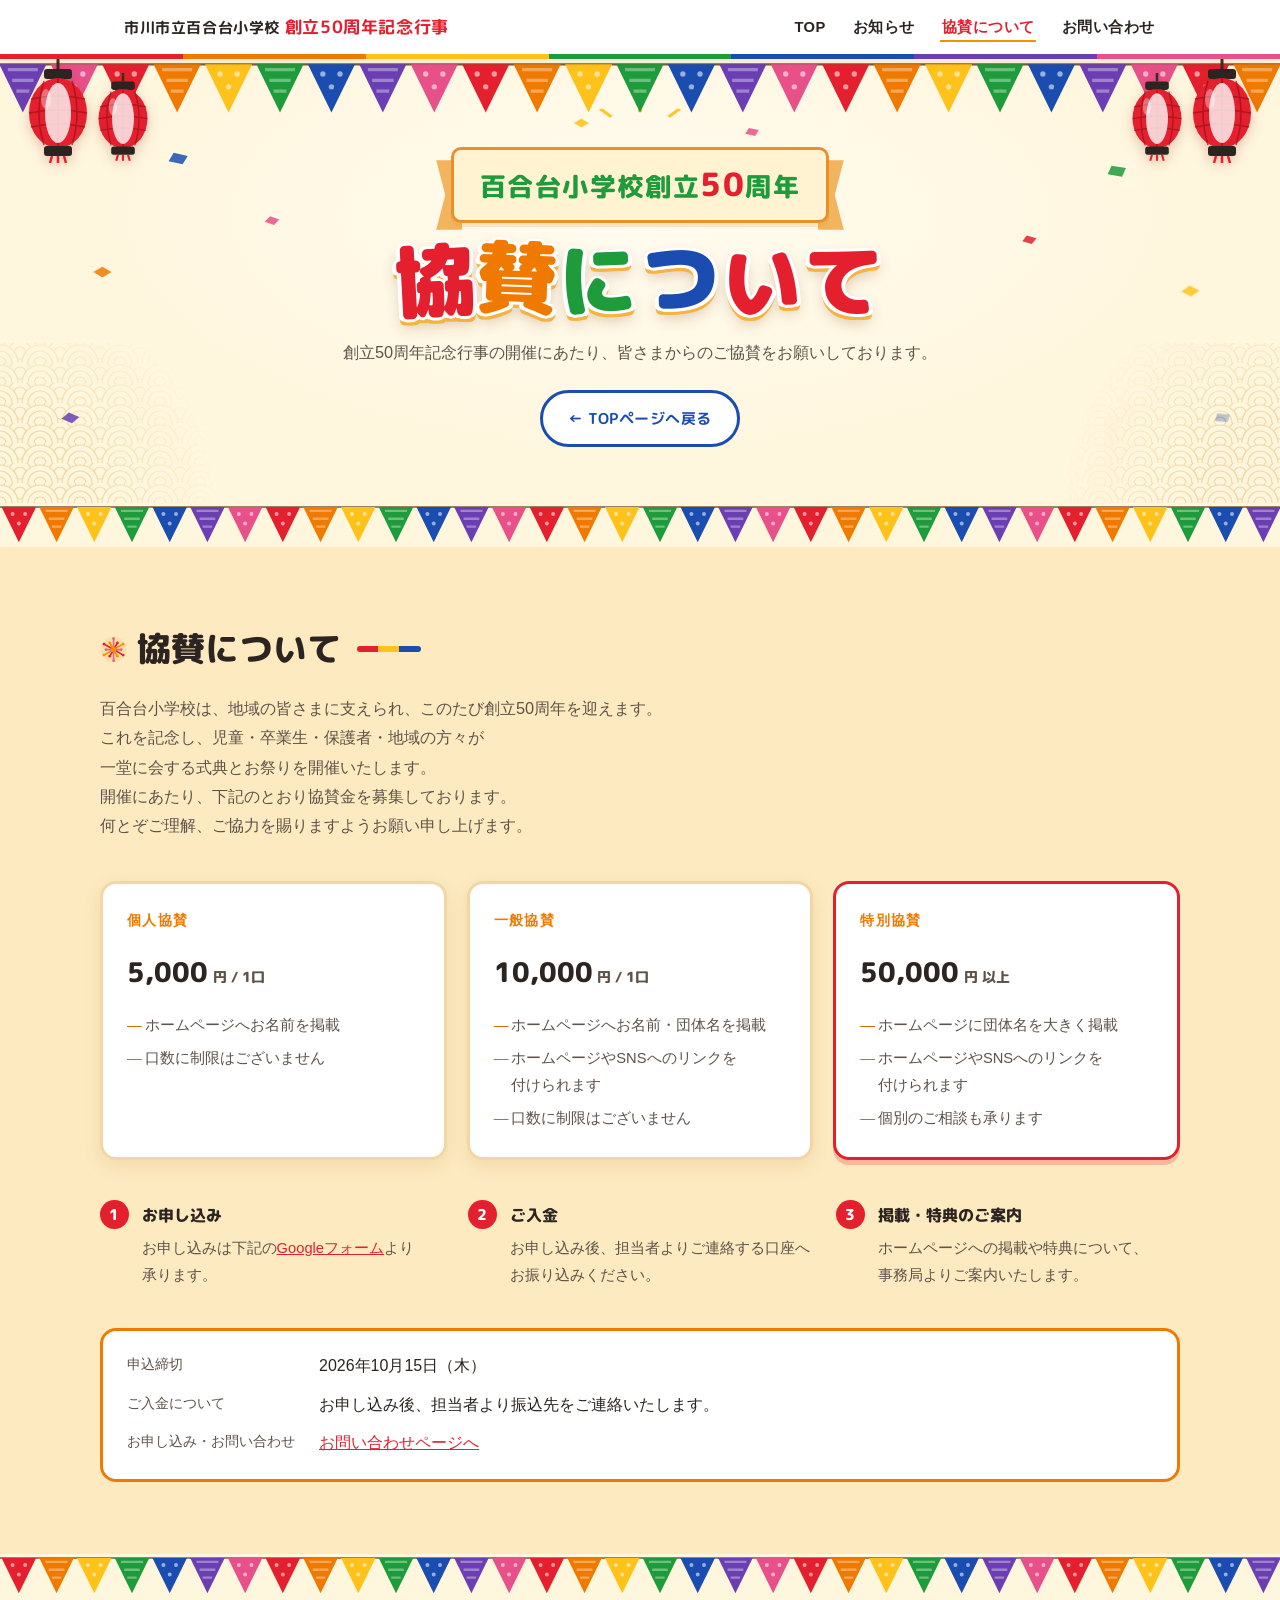
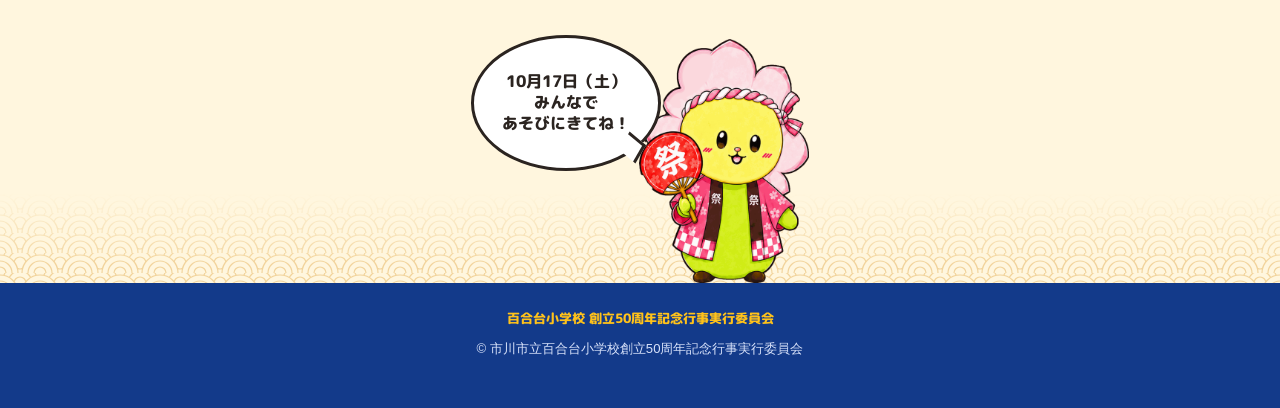
<file: sponsorship.html>
<!DOCTYPE html>
<html lang="ja">
<head>
<meta charset="UTF-8">
<meta name="viewport" content="width=device-width, initial-scale=1.0">
<title>協賛について｜百合台小学校 創立50周年記念式典・お祭り</title>
<meta name="description" content="百合台小学校 創立50周年記念式典・百合台祭りの協賛募集ページ。個人協賛・一般協賛・特別協賛のご案内、お申し込み方法(Googleフォーム)をご紹介しています。">
<link rel="canonical" href="https://yuridai50th.hyappo.co.jp/sponsorship.html">
<link rel="icon" href="data:image/svg+xml,%3Csvg xmlns=%27http://www.w3.org/2000/svg%27 viewBox=%270 0 100 100%27%3E%3Ctext y=%27.9em%27 font-size=%2790%27%3E%F0%9F%8F%AE%3C/text%3E%3C/svg%3E">
<meta property="og:type" content="website">
<meta property="og:title" content="協賛について｜百合台小学校 創立50周年記念式典・お祭り">
<meta property="og:description" content="百合台小学校 創立50周年記念式典・百合台祭りの協賛募集ページ。個人協賛・一般協賛・特別協賛のご案内、お申し込み方法(Googleフォーム)をご紹介しています。">
<meta property="og:url" content="https://yuridai50th.hyappo.co.jp/sponsorship.html">
<meta property="og:locale" content="ja_JP">
<meta property="og:site_name" content="百合台小学校 創立50周年記念式典・百合台祭り">
<meta name="twitter:card" content="summary">
<meta name="twitter:title" content="協賛について｜百合台小学校 創立50周年記念式典・お祭り">
<meta name="twitter:description" content="百合台小学校 創立50周年記念式典・百合台祭りの協賛募集ページ。個人協賛・一般協賛・特別協賛のご案内、お申し込み方法(Googleフォーム)をご紹介しています。">
<script type="application/ld+json">
{
  "@context": "https://schema.org",
  "@type": "WebPage",
  "name": "協賛について｜百合台小学校 創立50周年記念式典・お祭り",
  "description": "百合台小学校 創立50周年記念式典・百合台祭りの協賛募集ページ。",
  "isPartOf": {
    "@type": "WebSite",
    "name": "百合台小学校 創立50周年記念式典・百合台祭り",
    "url": "https://yuridai50th.hyappo.co.jp/"
  }
}
</script>
<style>
  :root {
    --bg: #F5EFDF;
    --bg-alt: #EBE0C6;
    --card: #FFFDF6;
    --ink: #24313F;
    --ink-soft: #5B6570;
    --gold: #AD8016;
    --gold-bright: #C99A1E;
    --vermillion: #B23A24;
    --indigo: #1F3350;
    --indigo-deep: #16273D;
    --line: rgba(31, 51, 80, 0.16);
    --shadow: 0 12px 30px rgba(31, 51, 80, 0.10);
  }



  * { box-sizing: border-box; }

  html { scroll-behavior: smooth; }
  @media (prefers-reduced-motion: reduce) {
    html { scroll-behavior: auto; }
    * { animation-duration: 0.01ms !important; transition-duration: 0.01ms !important; }
  }

  body {
    margin: 0;
    background: var(--bg);
    color: var(--ink);
    font-family: "Yu Gothic Medium", "Yu Gothic", "Hiragino Kaku Gothic ProN", "Meiryo", sans-serif;
    line-height: 1.8;
    -webkit-font-smoothing: antialiased;
  }

  h1, h2, h3, .display {
    font-family: "Yu Mincho", "YuMincho", "Hiragino Mincho ProN", "HG Mincho E", serif;
    text-wrap: balance;
    color: var(--ink);
    margin: 0;
  }

  a { color: inherit; }

  .tabular { font-variant-numeric: tabular-nums; }

  /* ---------- Nav ---------- */
  .navbar {
    position: sticky;
    top: 0;
    z-index: 50;
    background: var(--indigo);
    border-bottom: 3px solid var(--gold-bright);
  }
  .navbar-inner {
    max-width: 1080px;
    margin: 0 auto;
    padding: 0.75rem 1.5rem;
    display: flex;
    align-items: center;
    justify-content: space-between;
    gap: 1rem;
    flex-wrap: wrap;
  }
  .brand {
    color: #F1E9D6;
    font-family: "Yu Mincho", "YuMincho", "Hiragino Mincho ProN", serif;
    font-size: 0.95rem;
    letter-spacing: 0.04em;
  }
  .brand strong { color: var(--gold-bright); font-size: 1.05rem; }
  .navlinks {
    display: flex;
    gap: 1.5rem;
    list-style: none;
    margin: 0 0 0 auto;
    padding: 0;
    flex-wrap: wrap;
    justify-content: flex-end;
  }
  .navlinks a {
    text-decoration: none;
    color: #E4DCC8;
    font-size: 0.92rem;
    letter-spacing: 0.03em;
    padding: 0.3rem 0.1rem;
    border-bottom: 2px solid transparent;
    transition: border-color 0.2s, color 0.2s;
  }
  @media (max-width: 480px) {
    .navlinks { gap: 0.6rem; }
    .navlinks a { font-size: 0.72rem; letter-spacing: 0.01em; padding: 0.25rem 0; }
    .navlinks .current { font-size: 0.72rem; letter-spacing: 0.01em; padding: 0.25rem 0; }
  }
  .navlinks a:hover, .navlinks a:focus-visible {
    color: var(--gold-bright);
    border-color: var(--gold-bright);
    outline: none;
  }

  /* ---------- Ceremonial band (紅白幕 nod) ---------- */
  .kohaku-band {
    height: 14px;
    background: repeating-linear-gradient(
      90deg,
      var(--vermillion) 0, var(--vermillion) 34px,
      #FFFFFF 34px, #FFFFFF 68px
    );
  }

  /* ---------- Bunting divider (祭り旗ガーランド) ---------- */
  .bunting {
    height: 30px;
    background:
      repeating-linear-gradient(115deg, var(--gold-bright) 0 18px, transparent 18px 36px),
      repeating-linear-gradient(65deg, var(--vermillion) 0 18px, transparent 18px 36px);
    background-position: 0 0, 18px 0;
    background-size: 36px 30px, 36px 30px;
    background-repeat: repeat-x;
    mask-image: linear-gradient(180deg, black 60%, transparent 100%);
    opacity: 0.85;
  }

  section { padding: 4.5rem 1.5rem; }
  .section-inner { max-width: 1080px; margin: 0 auto; }

  .eyebrow {
    display: inline-block;
    font-size: 0.8rem;
    letter-spacing: 0.18em;
    color: var(--gold);
    border: 1px solid var(--line);
    padding: 0.25rem 0.75rem;
    border-radius: 999px;
    margin-bottom: 1rem;
  }

  /* ---------- Hero ---------- */
  .hero {
    background: linear-gradient(180deg, var(--indigo) 0%, var(--indigo-deep) 100%);
    color: #F1E9D6;
    padding: 9rem 1.5rem 0;
    position: relative;
    overflow: hidden;
  }
  .hero-bg {
    position: absolute;
    inset: 0;
    z-index: 0;
  }
  .hero-bg svg {
    width: 100%;
    height: 100%;
    display: block;
  }
  .hero-overlay {
    position: absolute;
    inset: 0;
    z-index: 1;
    background: linear-gradient(180deg,
      rgba(14, 25, 38, 0.20) 0%,
      rgba(14, 25, 38, 0.58) 55%,
      rgba(14, 25, 38, 0.94) 100%);
  }
  .hero-inner {
    position: relative;
    z-index: 2;
    max-width: 1080px;
    margin: 0 auto;
    padding-bottom: 6rem;
  }
  .hero .eyebrow { color: var(--gold-bright); border-color: rgba(224,184,75,0.4); }
  .hero h1 {
    font-size: clamp(2.1rem, 4.4vw, 3.4rem);
    line-height: 1.35;
    color: #FBF7EA;
  }
  .hero h1 em {
    font-style: normal;
    color: var(--gold-bright);
  }
  .hero p.lead {
    margin-top: 1.25rem;
    max-width: 46ch;
    color: #D7CDB4;
    font-size: 1.02rem;
  }

  .hero-actions { display: flex; gap: 1rem; margin-top: 2rem; flex-wrap: wrap; }
  .btn {
    display: inline-block;
    padding: 0.75rem 1.6rem;
    border-radius: 4px;
    border: none;
    text-decoration: none;
    font-size: 0.95rem;
    font-family: inherit;
    letter-spacing: 0.03em;
    cursor: pointer;
    transition: transform 0.15s, box-shadow 0.15s;
  }
  .btn:focus-visible { outline: 2px solid var(--gold-bright); outline-offset: 2px; }
  .btn-primary { background: var(--gold-bright); color: #FFFFFF; font-weight: 700; }
  .btn-primary:hover { transform: translateY(-2px); box-shadow: 0 8px 18px rgba(224,184,75,0.35); }
  .btn-ghost { border: 1px solid rgba(241,233,214,0.4); color: #F1E9D6; }
  .btn-ghost:hover { border-color: var(--gold-bright); color: var(--gold-bright); }

  /* ---------- Event info band ---------- */
  .event-info { padding: 2.75rem 1.5rem; }
  .event-info-inner {
    display: flex;
    justify-content: center;
    align-items: center;
    gap: 3rem;
    flex-wrap: wrap;
  }
  .event-info-item { text-align: center; position: relative; padding: 0 1rem; }
  .event-info-item + .event-info-item::before {
    content: "";
    position: absolute;
    left: -1.5rem;
    top: 10%;
    height: 80%;
    width: 1px;
    background: var(--line);
  }
  @media (max-width: 480px) { .event-info-item + .event-info-item::before { display: none; } }
  .event-info-item .label {
    display: block;
    font-size: 0.8rem;
    letter-spacing: 0.14em;
    color: var(--gold);
    margin-bottom: 0.4rem;
  }
  .event-info-item .value {
    font-family: "Yu Mincho", "YuMincho", "Hiragino Mincho ProN", serif;
    font-size: 1.35rem;
    color: var(--ink);
  }

  /* ---------- Generic section headings ---------- */
  h2.section-title {
    font-size: clamp(1.6rem, 3vw, 2.1rem);
    display: flex;
    align-items: center;
    gap: 0.6rem;
  }
  h2.section-title .title-icon { width: 1.7rem; height: 1.7rem; flex-shrink: 0; }
  .section-lead {
    color: var(--ink-soft);
    max-width: 62ch;
    margin-top: 0.9rem;
    font-size: 1.02rem;
    text-wrap: pretty;
  }
  .wrap-phrase span {
    display: inline-block;
  }

  /* ---------- Sponsorship ---------- */
  #sponsorship { background: var(--bg-alt); }
  .goal-banner {
    display: flex;
    align-items: baseline;
    gap: 1rem;
    flex-wrap: wrap;
    background: var(--card);
    border: 1px solid var(--line);
    border-left: 5px solid var(--vermillion);
    border-radius: 6px;
    padding: 1.5rem 1.8rem;
    margin-top: 2rem;
    box-shadow: var(--shadow);
  }
  .goal-banner .goal-label { font-size: 0.95rem; color: var(--ink-soft); }
  .goal-banner .goal-amount {
    font-family: "Yu Mincho", "YuMincho", serif;
    font-size: 2.4rem;
    color: var(--vermillion);
    font-weight: 700;
  }
  .goal-banner .goal-note { font-size: 0.88rem; color: var(--ink-soft); margin-left: auto; }

  .tier-grid {
    display: grid;
    grid-template-columns: repeat(auto-fit, minmax(260px, 1fr));
    gap: 1.25rem;
    margin-top: 2.5rem;
  }
  .tier-card {
    background: var(--card);
    border: 1px solid var(--line);
    border-radius: 8px;
    padding: 1.6rem 1.5rem;
    box-shadow: var(--shadow);
    display: flex;
    flex-direction: column;
    gap: 0.9rem;
  }
  .tier-card.featured { border-color: var(--gold-bright); box-shadow: 0 12px 30px rgba(184,137,43,0.18); }
  .tier-name { font-size: 0.85rem; letter-spacing: 0.1em; color: var(--gold); }
  .tier-price { font-family: "Yu Mincho", "YuMincho", serif; font-size: 1.7rem; color: var(--ink); }
  .tier-price .unit { font-size: 0.9rem; color: var(--ink-soft); margin-left: 0.3rem; }
  .tier-benefits { list-style: none; margin: 0; padding: 0; font-size: 0.92rem; color: var(--ink-soft); display: flex; flex-direction: column; gap: 0.45rem; }
  .tier-benefits li { padding-left: 1.1rem; position: relative; }
  .tier-benefits li::before { content: "―"; position: absolute; left: 0; color: var(--gold); }

  .flow-steps {
    display: grid;
    grid-template-columns: repeat(auto-fit, minmax(220px, 1fr));
    gap: 1.5rem;
    margin-top: 2.5rem;
    counter-reset: step;
  }
  .flow-step { position: relative; padding-left: 2.6rem; }
  .flow-step::before {
    counter-increment: step;
    content: counter(step);
    position: absolute;
    left: 0; top: 0;
    width: 1.8rem; height: 1.8rem;
    border-radius: 50%;
    background: var(--indigo);
    color: var(--gold-bright);
    font-family: "Yu Mincho", "YuMincho", serif;
    font-size: 0.95rem;
    display: flex; align-items: center; justify-content: center;
  }
  .flow-step h3 { font-size: 1.02rem; margin-bottom: 0.35rem; }
  .flow-step p { margin: 0; color: var(--ink-soft); font-size: 0.92rem; }

  .sponsor-grid {
    display: grid;
    grid-template-columns: repeat(4, 1fr);
    gap: 1.1rem;
    margin-top: 2rem;
  }
  @media (max-width: 860px) { .sponsor-grid { grid-template-columns: repeat(2, 1fr); } }
  @media (max-width: 480px) { .sponsor-grid { grid-template-columns: 1fr; } }
  .sponsor-banner {
    display: flex;
    align-items: center;
    justify-content: center;
    height: 140px;
    padding: 0.33rem 1.2rem;
    background: var(--card);
    border: 1px solid var(--line);
    border-radius: 8px;
    overflow: hidden;
    text-decoration: none;
    box-shadow: var(--shadow);
    transition: transform 0.15s, box-shadow 0.15s, border-color 0.15s;
  }
  .sponsor-banner:hover, .sponsor-banner:focus-visible {
    transform: translateY(-2px);
    box-shadow: 0 14px 26px rgba(184, 137, 43, 0.2);
    border-color: var(--gold-bright);
    outline: none;
  }
  .sponsor-banner img {
    max-width: 100%;
    max-height: 100%;
    width: auto;
    height: auto;
    object-fit: contain;
    display: block;
  }
  .sponsor-banner--text {
    flex-direction: column;
    gap: 0.35rem;
    padding: 1.2rem 1.4rem;
    text-align: center;
  }
  .sponsor-name {
    font-family: "Yu Mincho", "YuMincho", "Hiragino Mincho ProN", serif;
    font-size: 1.05rem;
    color: var(--ink);
  }
  .sponsor-desc { font-size: 0.85rem; color: var(--ink-soft); }

  .notice-box {
    margin-top: 2.5rem;
    border: 1px dashed var(--line);
    border-radius: 8px;
    padding: 1.3rem 1.5rem;
    background: var(--card);
  }
  .notice-box dl { display: grid; grid-template-columns: max-content 1fr; gap: 0.6rem 1.5rem; margin: 0; }
  .notice-box dt { color: var(--ink-soft); font-size: 0.88rem; white-space: nowrap; }
  .notice-box dd { margin: 0; }
  @media (max-width: 600px) {
    .notice-box dl { grid-template-columns: 1fr; gap: 0.2rem 0; }
    .notice-box dt { white-space: normal; margin-top: 0.9rem; }
    .notice-box dt:first-child { margin-top: 0; }
  }

  /* ---------- Program ---------- */
  .program-grid {
    display: grid;
    grid-template-columns: repeat(auto-fit, minmax(320px, 1fr));
    gap: 2rem;
    margin-top: 2.5rem;
  }
  .program-block {
    background: var(--card);
    border: 1px solid var(--line);
    border-radius: 8px;
    overflow: hidden;
    box-shadow: var(--shadow);
  }
  .program-block-head {
    padding: 1.1rem 1.4rem;
    background: var(--indigo);
    color: #F1E9D6;
    display: flex;
    align-items: center;
    justify-content: space-between;
  }
  .program-block-head h3 { color: #F1E9D6; font-size: 1.1rem; }
  .program-block-head span { font-size: 0.8rem; color: var(--gold-bright); letter-spacing: 0.08em; }
  table.schedule { width: 100%; border-collapse: collapse; }
  table.schedule td { padding: 0.85rem 1.4rem; border-bottom: 1px solid var(--line); font-size: 0.94rem; vertical-align: top; }
  table.schedule tr:last-child td { border-bottom: none; }
  table.schedule td.time { width: 6.5rem; color: var(--gold); white-space: nowrap; }
  .table-scroll { overflow-x: auto; }

  .disclaimer { margin-top: 1.5rem; font-size: 0.85rem; color: var(--ink-soft); }

  /* ---------- Contact ---------- */
  #contact { background: var(--bg-alt); }

  .contact-form {
    display: grid;
    grid-template-columns: 1fr 1fr;
    gap: 1.4rem 1.6rem;
    margin-top: 2.5rem;
    background: var(--card);
    border: 1px solid var(--line);
    border-radius: 8px;
    padding: 2rem 2.2rem;
    box-shadow: var(--shadow);
  }
  @media (max-width: 640px) { .contact-form { grid-template-columns: 1fr; } }
  .form-row { display: flex; flex-direction: column; gap: 0.4rem; }
  .form-row--wide { grid-column: 1 / -1; }
  .form-row label { font-size: 0.85rem; color: var(--ink-soft); }
  .form-row .required {
    font-size: 0.7rem;
    color: var(--vermillion);
    border: 1px solid var(--vermillion);
    border-radius: 999px;
    padding: 0.05rem 0.45rem;
    margin-left: 0.5rem;
  }
  .form-row input, .form-row select, .form-row textarea {
    font: inherit;
    color: var(--ink);
    background: var(--bg);
    border: 1px solid var(--line);
    border-radius: 6px;
    padding: 0.6rem 0.75rem;
  }
  .form-row textarea { resize: vertical; }
  .form-row input:focus-visible, .form-row select:focus-visible, .form-row textarea:focus-visible {
    outline: 2px solid var(--gold-bright);
    outline-offset: 1px;
  }
  .form-submit-row { align-items: flex-start; gap: 0.9rem; }
  .form-submit-row .btn:disabled {
    cursor: not-allowed;
    opacity: 0.55;
  }
  .form-submit-row .btn:disabled:hover { transform: none; box-shadow: none; }
  .form-note { margin: 0; font-size: 0.85rem; color: var(--ink-soft); }

  .gform-cta {
    margin-top: 2.5rem;
    background: var(--card);
    border: 1px solid var(--line);
    border-radius: 8px;
    padding: 2.5rem 2rem;
    box-shadow: var(--shadow);
    text-align: center;
    display: flex;
    flex-direction: column;
    align-items: center;
    gap: 1.4rem;
  }
  .gform-cta-text { margin: 0; color: var(--ink-soft); max-width: 46ch; }
  .gform-cta .btn[aria-disabled="true"] {
    cursor: not-allowed;
    opacity: 0.55;
    pointer-events: none;
  }

  .contact-card {
    background: var(--card);
    border: 1px solid var(--line);
    border-radius: 8px;
    padding: 2rem 2.2rem;
    margin-top: 2.5rem;
    box-shadow: var(--shadow);
    display: grid;
    grid-template-columns: 1fr 1fr;
    gap: 2rem;
  }
  @media (max-width: 640px) { .contact-card { grid-template-columns: 1fr; } }
  .contact-card dl { margin: 0; display: flex; flex-direction: column; gap: 1.1rem; }
  .contact-card dt { font-size: 0.8rem; letter-spacing: 0.1em; color: var(--gold); }
  .contact-card dd { margin: 0.25rem 0 0; font-size: 1.0rem; }
  .contact-card dd.tbd { color: var(--ink-soft); font-size: 0.92rem; }

  .footer-illustration {
    height: 150px;
    background: linear-gradient(180deg, var(--indigo) 0%, var(--indigo-deep) 100%);
    overflow: hidden;
  }
  .footer-illustration svg { width: 100%; height: 100%; display: block; }

  footer {
    padding: 1.5rem 1.5rem 3rem;
    text-align: center;
    color: var(--ink-soft);
    font-size: 0.82rem;
    background: var(--indigo-deep);
  }
  footer .footer-brand { color: var(--gold-bright); margin-bottom: 0.4rem; font-family: "Yu Mincho", "YuMincho", serif; }

  a.skip-link {
    position: absolute; left: -999px; top: 0;
  }
  a.skip-link:focus {
    left: 1rem; top: 1rem; background: var(--gold-bright); color: #1F1400; padding: 0.5rem 1rem; z-index: 100;
  }

  .navlinks .current {
    color: var(--gold-bright);
    font-size: 0.92rem;
    letter-spacing: 0.03em;
    padding: 0.3rem 0.1rem;
    border-bottom: 2px solid var(--gold-bright);
  }
</style>
<link rel="preconnect" href="https://fonts.googleapis.com">
<link rel="preconnect" href="https://fonts.gstatic.com" crossorigin>
<link rel="stylesheet" href="https://fonts.googleapis.com/css2?family=M+PLUS+Rounded+1c:wght@700;800;900&display=swap">
<link rel="stylesheet" href="festival.css">
</head>
<body>
<a class="skip-link" href="#top">本文へスキップ</a>

<nav class="navbar">
  <div class="navbar-inner">
    <div class="brand">市川市立百合台小学校 <strong>創立50周年記念行事</strong></div>
    <ul class="navlinks">
      <li><a href="index.html#top">TOP</a></li>
      <li><a href="index.html#festival-info">お知らせ</a></li>
      <li><span class="current">協賛について</span></li>
      <li><a href="index.html#contact">お問い合わせ</a></li>
    </ul>
  </div>
</nav>

<header id="top" class="hero">
  <div class="hero-flags" aria-hidden="true"></div>
  <svg class="hero-confetti" viewBox="0 0 1200 700" preserveAspectRatio="none" aria-hidden="true">
      <g opacity=".85">
        <rect x="160" y="150" width="14" height="14" fill="#1B4DB1" transform="rotate(20 167 157)"/>
        <rect x="90" y="330" width="12" height="12" fill="#F07A00" transform="rotate(45 96 336)"/>
        <rect x="250" y="250" width="10" height="10" fill="#E8508A" transform="rotate(30 255 255)"/>
        <rect x="1040" y="170" width="14" height="14" fill="#1E9B3A" transform="rotate(15 1047 177)"/>
        <rect x="1110" y="360" width="12" height="12" fill="#FFC21A" transform="rotate(40 1116 366)"/>
        <rect x="960" y="280" width="10" height="10" fill="#E5202E" transform="rotate(25 965 285)"/>
        <rect x="60" y="560" width="12" height="12" fill="#6B3FB3" transform="rotate(35 66 566)"/>
        <rect x="1140" y="560" width="12" height="12" fill="#1B4DB1" transform="rotate(10 1146 566)"/>
        <rect x="540" y="96" width="10" height="10" fill="#FFC21A" transform="rotate(45 545 101)"/>
        <rect x="700" y="110" width="10" height="10" fill="#E8508A" transform="rotate(20 705 115)"/>
      </g>
      <g stroke="#FFC21A" stroke-width="4" stroke-linecap="round" opacity=".9">
        <path d="M600 82 V70"/><path d="M572 90 L564 80"/><path d="M628 90 L636 80"/>
      </g>
    </svg>
  <svg class="hero-lantern hero-lantern--l1" viewBox="0 0 64 104" aria-hidden="true">
      <line x1="32" y1="0" x2="32" y2="10" stroke="#3B2A1E" stroke-width="3"/>
      <rect x="18" y="10" width="28" height="10" rx="3" fill="#2B2420"/>
      <ellipse cx="32" cy="54" rx="29" ry="35" fill="#E5202E"/>
      <g fill="none" stroke="#9E0F1A" stroke-width="1.6" opacity=".7">
        <path d="M5 40 Q32 34 59 40"/><path d="M3 54 Q32 48 61 54"/><path d="M5 68 Q32 62 59 68"/>
        <path d="M32 19 V89"/><path d="M18 22 Q8 54 18 86"/><path d="M46 22 Q56 54 46 86"/>
      </g>
      <ellipse cx="32" cy="54" rx="13" ry="30" fill="#fff" opacity=".78"/>
      <ellipse cx="20" cy="40" rx="5" ry="10" fill="#fff" opacity=".35"/>
      <rect x="18" y="87" width="28" height="10" rx="3" fill="#2B2420"/>
      <path d="M26 97 L24 104 M32 97 V104 M38 97 L40 104" stroke="#E5202E" stroke-width="2.5"/>
    </svg>
  <svg class="hero-lantern hero-lantern--l2" viewBox="0 0 64 104" aria-hidden="true">
      <line x1="32" y1="0" x2="32" y2="10" stroke="#3B2A1E" stroke-width="3"/>
      <rect x="18" y="10" width="28" height="10" rx="3" fill="#2B2420"/>
      <ellipse cx="32" cy="54" rx="29" ry="35" fill="#E5202E"/>
      <g fill="none" stroke="#9E0F1A" stroke-width="1.6" opacity=".7">
        <path d="M5 40 Q32 34 59 40"/><path d="M3 54 Q32 48 61 54"/><path d="M5 68 Q32 62 59 68"/>
        <path d="M32 19 V89"/><path d="M18 22 Q8 54 18 86"/><path d="M46 22 Q56 54 46 86"/>
      </g>
      <ellipse cx="32" cy="54" rx="13" ry="30" fill="#fff" opacity=".78"/>
      <ellipse cx="20" cy="40" rx="5" ry="10" fill="#fff" opacity=".35"/>
      <rect x="18" y="87" width="28" height="10" rx="3" fill="#2B2420"/>
      <path d="M26 97 L24 104 M32 97 V104 M38 97 L40 104" stroke="#E5202E" stroke-width="2.5"/>
    </svg>
  <svg class="hero-lantern hero-lantern--r1" viewBox="0 0 64 104" aria-hidden="true">
      <line x1="32" y1="0" x2="32" y2="10" stroke="#3B2A1E" stroke-width="3"/>
      <rect x="18" y="10" width="28" height="10" rx="3" fill="#2B2420"/>
      <ellipse cx="32" cy="54" rx="29" ry="35" fill="#E5202E"/>
      <g fill="none" stroke="#9E0F1A" stroke-width="1.6" opacity=".7">
        <path d="M5 40 Q32 34 59 40"/><path d="M3 54 Q32 48 61 54"/><path d="M5 68 Q32 62 59 68"/>
        <path d="M32 19 V89"/><path d="M18 22 Q8 54 18 86"/><path d="M46 22 Q56 54 46 86"/>
      </g>
      <ellipse cx="32" cy="54" rx="13" ry="30" fill="#fff" opacity=".78"/>
      <ellipse cx="20" cy="40" rx="5" ry="10" fill="#fff" opacity=".35"/>
      <rect x="18" y="87" width="28" height="10" rx="3" fill="#2B2420"/>
      <path d="M26 97 L24 104 M32 97 V104 M38 97 L40 104" stroke="#E5202E" stroke-width="2.5"/>
    </svg>
  <svg class="hero-lantern hero-lantern--r2" viewBox="0 0 64 104" aria-hidden="true">
      <line x1="32" y1="0" x2="32" y2="10" stroke="#3B2A1E" stroke-width="3"/>
      <rect x="18" y="10" width="28" height="10" rx="3" fill="#2B2420"/>
      <ellipse cx="32" cy="54" rx="29" ry="35" fill="#E5202E"/>
      <g fill="none" stroke="#9E0F1A" stroke-width="1.6" opacity=".7">
        <path d="M5 40 Q32 34 59 40"/><path d="M3 54 Q32 48 61 54"/><path d="M5 68 Q32 62 59 68"/>
        <path d="M32 19 V89"/><path d="M18 22 Q8 54 18 86"/><path d="M46 22 Q56 54 46 86"/>
      </g>
      <ellipse cx="32" cy="54" rx="13" ry="30" fill="#fff" opacity=".78"/>
      <ellipse cx="20" cy="40" rx="5" ry="10" fill="#fff" opacity=".35"/>
      <rect x="18" y="87" width="28" height="10" rx="3" fill="#2B2420"/>
      <path d="M26 97 L24 104 M32 97 V104 M38 97 L40 104" stroke="#E5202E" stroke-width="2.5"/>
    </svg>
  <div class="hero-inner">
    <p class="hero-ribbon"><span>百合台小学校創立<em>50</em>周年</span></p>
    <h1 class="festival-title festival-title--small" aria-label="協賛について"><span>協</span><span>賛</span><span>に</span><span>つ</span><span>い</span><span>て</span></h1>
    <p class="lead wrap-phrase"><span>創立50周年記念行事の</span><span>開催にあたり、</span><span>皆さまからの</span><span>ご協賛を</span><span>お願いしております。</span></p>
    <div class="hero-actions" style="margin-top:1.4rem;">
      <a class="btn btn-ghost" href="index.html#top">← TOPページへ戻る</a>
    </div>
  </div>
</header>

<div class="kohaku-band"></div>

<section id="sponsorship">
  <div class="section-inner">
    <h2 class="section-title">
      <svg class="title-icon" viewBox="0 0 32 32" aria-hidden="true">
        <circle cx="16" cy="16" r="15" fill="var(--gold-bright)" opacity="0.12" />
        <line x1="16" y1="16" x2="16" y2="3" stroke="#E0678F" stroke-width="2" stroke-linecap="round" />
        <line x1="16" y1="16" x2="20.5" y2="8.2" stroke="var(--vermillion)" stroke-width="2" stroke-linecap="round" />
        <line x1="16" y1="16" x2="27.3" y2="9.5" stroke="var(--gold-bright)" stroke-width="2" stroke-linecap="round" />
        <line x1="16" y1="16" x2="25" y2="16" stroke="#E0678F" stroke-width="2" stroke-linecap="round" />
        <line x1="16" y1="16" x2="27.3" y2="22.5" stroke="var(--vermillion)" stroke-width="2" stroke-linecap="round" />
        <line x1="16" y1="16" x2="20.5" y2="23.8" stroke="var(--gold-bright)" stroke-width="2" stroke-linecap="round" />
        <line x1="16" y1="16" x2="16" y2="29" stroke="#E0678F" stroke-width="2" stroke-linecap="round" />
        <line x1="16" y1="16" x2="11.5" y2="23.8" stroke="var(--vermillion)" stroke-width="2" stroke-linecap="round" />
        <line x1="16" y1="16" x2="4.7" y2="22.5" stroke="var(--gold-bright)" stroke-width="2" stroke-linecap="round" />
        <line x1="16" y1="16" x2="7" y2="16" stroke="#E0678F" stroke-width="2" stroke-linecap="round" />
        <line x1="16" y1="16" x2="4.7" y2="9.5" stroke="var(--vermillion)" stroke-width="2" stroke-linecap="round" />
        <line x1="16" y1="16" x2="11.5" y2="8.2" stroke="var(--gold-bright)" stroke-width="2" stroke-linecap="round" />
        <circle cx="16" cy="3" r="1.6" fill="#E0678F" />
        <circle cx="20.5" cy="8.2" r="1.6" fill="var(--vermillion)" />
        <circle cx="27.3" cy="9.5" r="1.6" fill="var(--gold-bright)" />
        <circle cx="25" cy="16" r="1.6" fill="#E0678F" />
        <circle cx="27.3" cy="22.5" r="1.6" fill="var(--vermillion)" />
        <circle cx="20.5" cy="23.8" r="1.6" fill="var(--gold-bright)" />
        <circle cx="16" cy="29" r="1.6" fill="#E0678F" />
        <circle cx="11.5" cy="23.8" r="1.6" fill="var(--vermillion)" />
        <circle cx="4.7" cy="22.5" r="1.6" fill="var(--gold-bright)" />
        <circle cx="7" cy="16" r="1.6" fill="#E0678F" />
        <circle cx="4.7" cy="9.5" r="1.6" fill="var(--vermillion)" />
        <circle cx="11.5" cy="8.2" r="1.6" fill="var(--gold-bright)" />
        <circle cx="16" cy="16" r="3" fill="var(--gold-bright)" />
      </svg>
      協賛について
    </h2>
    <p class="section-lead wrap-phrase"><span>百合台小学校は、</span><span>地域の皆さまに</span><span>支えられ、</span><span>このたび</span><span>創立50周年を</span><span>迎えます。</span><br><span>これを記念し、</span><span>児童・卒業生・</span><span>保護者・地域の方々が</span><br><span>一堂に会する式典とお祭りを開催いたします。</span><br><span>開催にあたり、</span><span>下記のとおり</span><span>協賛金を</span><span>募集しております。</span><br><span>何とぞご理解、</span><span>ご協力を</span><span>賜りますよう</span><span>お願い申し上げます。</span></p>

    <div class="tier-grid">
      <div class="tier-card">
        <div class="tier-name">個人協賛</div>
        <div class="tier-price tabular">5,000<span class="unit">円 / 1口</span></div>
        <ul class="tier-benefits wrap-phrase">
          <li><span>ホームページへ</span><span>お名前を掲載</span></li>
          <li><span>口数に制限は</span><span>ございません</span></li>
        </ul>
      </div>
      <div class="tier-card">
        <div class="tier-name">一般協賛</div>
        <div class="tier-price tabular">10,000<span class="unit">円 / 1口</span></div>
        <ul class="tier-benefits wrap-phrase">
          <li><span>ホームページへ</span><span>お名前・団体名を</span><span>掲載</span></li>
          <li><span>ホームページや</span><span>SNSへの</span><span>リンクを</span><span>付けられます</span></li>
          <li><span>口数に制限は</span><span>ございません</span></li>
        </ul>
      </div>
      <div class="tier-card featured">
        <div class="tier-name">特別協賛</div>
        <div class="tier-price tabular">50,000<span class="unit">円 以上</span></div>
        <ul class="tier-benefits wrap-phrase">
          <li><span>ホームページに</span><span>団体名を</span><span>大きく掲載</span></li>
          <li><span>ホームページや</span><span>SNSへの</span><span>リンクを</span><span>付けられます</span></li>
          <li><span>個別のご相談も</span><span>承ります</span></li>
        </ul>
      </div>
    </div>

    <div class="flow-steps">
      <div class="flow-step">
        <h3>お申し込み</h3>
        <p class="wrap-phrase"><span>お申し込みは</span><span>下記の</span><a href="https://docs.google.com/forms/d/e/1FAIpQLSfiK0y9RpSjYo2LSxc21f4wDYZZ8RbSkNB2P2O3m3174SnsJw/viewform" target="_blank" rel="noopener noreferrer" style="color:var(--vermillion);">Googleフォーム</a><span>より</span><span>承ります。</span></p>
      </div>
      <div class="flow-step">
        <h3>ご入金</h3>
        <p class="wrap-phrase"><span>お申し込み後、</span><span>担当者より</span><span>ご連絡する</span><span>口座へ</span><span>お振り込みください。</span></p>
      </div>
      <div class="flow-step">
        <h3>掲載・特典のご案内</h3>
        <p class="wrap-phrase"><span>ホームページへの</span><span>掲載や</span><span>特典について、</span><span>事務局より</span><span>ご案内いたします。</span></p>
      </div>
    </div>

    <div class="notice-box">
      <dl class="wrap-phrase">
        <dt>申込締切</dt>
        <dd class="tabular">2026年10月15日（木）</dd>
        <dt>ご入金について</dt>
        <dd><span>お申し込み後、</span><span>担当者より</span><span>振込先を</span><span>ご連絡いたします。</span></dd>
        <dt>お申し込み・お問い合わせ</dt>
        <dd><a href="index.html#contact" style="color:var(--vermillion);">お問い合わせページへ</a></dd>
      </dl>
    </div>
  </div>
</section>

<div class="kohaku-band"></div>

<div class="footer-chara">
  <div class="footer-chara-inner">
    <p class="speech">10月17日（土）<br>みんなで<br>あそびにきてね！</p>
    <div class="chara-wrap"><img src="yurimaru.png" alt="百合台祭りキャラクター ゆりまる" width="916" height="1312" loading="lazy"></div>
  </div>
</div>


<footer>
  <div class="footer-brand">百合台小学校 創立50周年記念行事実行委員会</div>
  <div>&copy; 市川市立百合台小学校創立50周年記念行事実行委員会</div>
</footer>
</body>
</html>
</file>
<file: festival.css>
/* ============================================================
   百合台祭り ポスター準拠テーマ
   各ページのインラインCSSの後に読み込み、色・文字・飾りを上書きする
   ============================================================ */

:root {
  color-scheme: light;
  --bg: #FFF6DE;
  --bg-alt: #FDEAC0;
  --card: #FFFFFF;
  --ink: #2B2420;
  --ink-soft: #5E5249;
  --gold: #D46A00;
  --gold-bright: #F39200;
  --vermillion: #E5202E;
  --indigo: #1B4DB1;
  --indigo-deep: #133A8A;
  --line: rgba(120, 80, 20, 0.18);
  --shadow: 0 6px 18px rgba(160, 100, 20, 0.12);

  --red: #E5202E;
  --orange: #F07A00;
  --green: #1E9B3A;
  --blue: #1B4DB1;
  --purple: #6B3FB3;
  --pink: #E8508A;
  --yellow: #FFC21A;

  --round: "M PLUS Rounded 1c", "Hiragino Maru Gothic ProN", "Hiragino Kaku Gothic ProN", "Yu Gothic", sans-serif;

  /* 祭り旗（ガーランド） */
  --flags: url("data:image/svg+xml,%3Csvg xmlns='http://www.w3.org/2000/svg' width='336' height='56' viewBox='0 0 336 56'%3E%3Cpath d='M0 5 H336' stroke='%237A5A3A' stroke-width='2'/%3E%3Cpolygon points='2,5 46,5 24,50' fill='%23E5202E'/%3E%3Cpolygon points='50,5 94,5 72,50' fill='%23F07A00'/%3E%3Cpolygon points='98,5 142,5 120,50' fill='%23FFC21A'/%3E%3Cpolygon points='146,5 190,5 168,50' fill='%231E9B3A'/%3E%3Cpolygon points='194,5 238,5 216,50' fill='%231B4DB1'/%3E%3Cpolygon points='242,5 286,5 264,50' fill='%236B3FB3'/%3E%3Cpolygon points='290,5 334,5 312,50' fill='%23E8508A'/%3E%3Cg fill='%23fff' opacity='.55'%3E%3Ccircle cx='16' cy='14' r='2.5'/%3E%3Ccircle cx='32' cy='14' r='2.5'/%3E%3Ccircle cx='24' cy='26' r='2.5'/%3E%3Ccircle cx='112' cy='14' r='2.5'/%3E%3Ccircle cx='128' cy='14' r='2.5'/%3E%3Ccircle cx='120' cy='26' r='2.5'/%3E%3Ccircle cx='208' cy='14' r='2.5'/%3E%3Ccircle cx='224' cy='14' r='2.5'/%3E%3Ccircle cx='216' cy='26' r='2.5'/%3E%3Ccircle cx='304' cy='14' r='2.5'/%3E%3Ccircle cx='320' cy='14' r='2.5'/%3E%3Ccircle cx='312' cy='26' r='2.5'/%3E%3C/g%3E%3Cg stroke='%23fff' stroke-width='3' opacity='.35'%3E%3Cpath d='M58 10 L86 10 M62 20 L82 20 M66 30 L78 30'/%3E%3Cpath d='M154 10 L182 10 M158 20 L178 20 M162 30 L174 30'/%3E%3Cpath d='M250 10 L278 10 M254 20 L274 20 M258 30 L270 30'/%3E%3C/g%3E%3C/svg%3E");

  /* 青海波 */
  --seigaiha: url("data:image/svg+xml,%3Csvg xmlns='http://www.w3.org/2000/svg' width='40' height='20' viewBox='0 0 40 20'%3E%3Cg fill='%23FFF6DE' stroke='%23EFCB8A' stroke-width='1.2'%3E%3Ccircle cx='0' cy='0' r='18'/%3E%3Ccircle cx='0' cy='0' r='12'/%3E%3Ccircle cx='0' cy='0' r='6'/%3E%3Ccircle cx='40' cy='0' r='18'/%3E%3Ccircle cx='40' cy='0' r='12'/%3E%3Ccircle cx='40' cy='0' r='6'/%3E%3Ccircle cx='20' cy='10' r='18'/%3E%3Ccircle cx='20' cy='10' r='12'/%3E%3Ccircle cx='20' cy='10' r='6'/%3E%3Ccircle cx='0' cy='20' r='18'/%3E%3Ccircle cx='0' cy='20' r='12'/%3E%3Ccircle cx='0' cy='20' r='6'/%3E%3Ccircle cx='40' cy='20' r='18'/%3E%3Ccircle cx='40' cy='20' r='12'/%3E%3Ccircle cx='40' cy='20' r='6'/%3E%3C/g%3E%3C/svg%3E");
}

body {
  background: var(--bg);
  color: var(--ink);
  font-family: "Hiragino Kaku Gothic ProN", "Yu Gothic Medium", "Yu Gothic", "Meiryo", sans-serif;
}

h1, h2, h3, .display,
.brand, .event-info-item .value, .goal-banner .goal-amount, .tier-price,
.flow-step::before, .sponsor-name, .shodo-text, footer .footer-brand {
  font-family: var(--round);
  font-weight: 800;
}

/* ---------- Nav ---------- */
.navbar {
  background: #FFFFFF;
  border-bottom: none;
  box-shadow: 0 2px 10px rgba(120, 80, 20, 0.12);
}
.navbar::after {
  content: "";
  display: block;
  height: 5px;
  background: linear-gradient(90deg,
    var(--red) 0 14.3%, var(--orange) 0 28.6%, var(--yellow) 0 42.9%,
    var(--green) 0 57.1%, var(--blue) 0 71.4%, var(--purple) 0 85.7%, var(--pink) 0);
}
.brand { color: var(--ink); font-weight: 700; }
.brand strong { color: var(--red); }
.navlinks a { color: var(--ink); font-weight: 700; }
.navlinks a:hover, .navlinks a:focus-visible { color: var(--red); border-color: var(--red); }
.navlinks .current { color: var(--red); font-weight: 700; font-size: 0.92rem; }

/* ---------- Dividers ---------- */
.kohaku-band, .bunting {
  height: 44px;
  background: var(--flags) repeat-x 0 0 / 264px 44px;
  mask-image: none;
  opacity: 1;
}

/* ---------- Hero ---------- */
.hero {
  background:
    radial-gradient(ellipse at 50% 35%, #FFFBEF 0%, rgba(255, 251, 239, 0) 60%),
    var(--bg);
  color: var(--ink);
  padding: 0 1.5rem;
}
.hero::before, .hero::after {
  content: "";
  position: absolute;
  bottom: 0;
  width: 260px;
  height: 160px;
  background: var(--seigaiha) 0 0 / 40px 20px;
  opacity: 0.7;
  z-index: 0;
  pointer-events: none;
}
.hero::before { left: 0; mask-image: radial-gradient(circle at 0 100%, #000 30%, transparent 72%); }
.hero::after { right: 0; mask-image: radial-gradient(circle at 100% 100%, #000 30%, transparent 72%); }

.hero-flags {
  position: absolute;
  top: 0;
  left: 0;
  right: 0;
  height: 60px;
  background: var(--flags) repeat-x center 0 / 360px 60px;
  z-index: 1;
}
.hero-lantern {
  position: absolute;
  top: 0;
  width: 64px;
  z-index: 2;
  filter: drop-shadow(0 4px 6px rgba(160, 40, 20, 0.25));
}
.hero-lantern--l1 { left: 2%; }
.hero-lantern--l2 { left: calc(2% + 70px); top: 14px; width: 54px; }
.hero-lantern--r1 { right: 2%; }
.hero-lantern--r2 { right: calc(2% + 70px); top: 14px; width: 54px; }
.hero-confetti {
  position: absolute;
  inset: 0;
  width: 100%;
  height: 100%;
  z-index: 0;
  pointer-events: none;
}

.hero-inner {
  position: relative;
  z-index: 3;
  padding: 5.5rem 0 3.5rem;
  text-align: center;
}

.hero-ribbon {
  position: relative;
  display: inline-block;
  margin: 0 0 0.6rem;
  padding: 0.35rem 1.6rem 0.4rem;
  background: #FFF3D2;
  border: 3px solid #E8912C;
  border-radius: 10px;
  color: var(--green);
  font-family: var(--round);
  font-weight: 800;
  font-size: clamp(1.05rem, 2.6vw, 1.6rem);
  letter-spacing: 0.06em;
  box-shadow: 0 4px 0 #E8912C33;
}
.hero-ribbon em { font-style: normal; color: var(--red); font-size: 1.25em; }
.hero-ribbon::before, .hero-ribbon::after {
  content: "";
  position: absolute;
  top: 10px;
  width: 26px;
  height: 100%;
  background: #F2B45C;
  z-index: -1;
}
.hero-ribbon::before { left: -18px; clip-path: polygon(0 0, 100% 0, 100% 100%, 0 100%, 35% 50%); }
.hero-ribbon::after { right: -18px; clip-path: polygon(0 0, 100% 0, 65% 50%, 100% 100%, 0 100%); }

.hero .festival-title {
  margin: 0.2rem 0 0.4rem;
  font-family: var(--round);
  font-weight: 900;
  font-size: clamp(3.6rem, 13vw, 8.5rem);
  line-height: 1.1;
  letter-spacing: 0.02em;
  color: var(--red);
}
.festival-title span {
  display: inline-block;
  text-shadow:
    0.035em 0 0 #fff, -0.035em 0 0 #fff, 0 0.035em 0 #fff, 0 -0.035em 0 #fff,
    0.025em 0.025em 0 #fff, -0.025em 0.025em 0 #fff, 0.025em -0.025em 0 #fff, -0.025em -0.025em 0 #fff,
    0.05em 0.02em 0 #fff, -0.05em 0.02em 0 #fff,
    0 0.07em 0 #F4B342, 0.04em 0.07em 0 #F4B342, -0.04em 0.07em 0 #F4B342,
    0 0.1em 0.18em rgba(120, 60, 0, 0.3);
}
.festival-title span:nth-child(1) { color: var(--red); transform: rotate(-3deg); }
.festival-title span:nth-child(2) { color: var(--orange); transform: translateY(-0.04em) rotate(2deg); }
.festival-title span:nth-child(3) { color: var(--green); transform: rotate(-2deg); }
.festival-title span:nth-child(4) { color: var(--blue); transform: translateY(-0.03em) rotate(3deg); }
.festival-title span:nth-child(5) { color: var(--red); transform: rotate(-2deg); }
.hero .festival-title--small { font-size: clamp(2.6rem, 9vw, 5rem); }

.hero-sub {
  margin: 0.3rem 0 0;
  font-family: var(--round);
  font-weight: 800;
  font-size: clamp(1rem, 2.4vw, 1.3rem);
  color: var(--ink);
}
.hero p.lead {
  margin: 0.9rem auto 0;
  color: var(--ink-soft);
  max-width: 44em;
}

.hero-grid {
  display: grid;
  grid-template-columns: minmax(0, 0.9fr) minmax(0, 1.1fr);
  gap: 1.5rem 2.5rem;
  align-items: center;
  margin-top: 2rem;
  text-align: left;
}
.hero-chara {
  position: relative;
  max-width: 380px;
  width: 100%;
  margin: 0 auto;
  padding-top: 1.5rem;
}
.hero-chara img { width: 100%; height: auto; display: block; position: relative; }
.chara-name {
  display: block;
  width: 72%;
  margin: -1.2rem auto 0;
  position: relative;
  padding: 0.35rem 0;
  background: var(--red);
  color: #fff;
  text-align: center;
  font-family: var(--round);
  font-weight: 800;
  font-size: 1.35rem;
  letter-spacing: 0.4em;
  text-indent: 0.4em;
  clip-path: polygon(0 0, 100% 0, 96% 50%, 100% 100%, 0 100%, 4% 50%);
}

.speech {
  position: absolute;
  z-index: 2;
  background: #fff;
  border: 3px solid var(--ink);
  border-radius: 50%;
  font-family: var(--round);
  font-weight: 800;
  color: var(--ink);
  text-align: center;
  line-height: 1.35;
  display: flex;
  align-items: center;
  justify-content: center;
}
.speech::after {
  content: "";
  position: absolute;
  width: 18px;
  height: 18px;
  background: #fff;
  border-right: 3px solid var(--ink);
  border-bottom: 3px solid var(--ink);
  right: 14%;
  bottom: -8px;
  transform: rotate(35deg) skewX(-10deg);
}
.hero-chara .speech {
  left: -4%;
  top: 0;
  width: 42%;
  aspect-ratio: 1.15 / 1;
  font-size: clamp(0.85rem, 2.2vw, 1.1rem);
}

.info-cards { display: flex; flex-direction: column; gap: 1rem; }
.info-card {
  background: #fff;
  border: 4px solid var(--c, var(--red));
  border-radius: 16px;
  padding: 1rem 1.3rem 1.1rem;
  text-align: center;
  box-shadow: 0 5px 0 color-mix(in srgb, var(--c, var(--red)) 25%, transparent);
}
.info-card--red { --c: var(--red); }
.info-card--blue { --c: var(--blue); }
.info-card--orange { --c: var(--orange); }
.info-card-label {
  display: inline-block;
  min-width: 60%;
  padding: 0.15rem 1.2rem;
  background: var(--c);
  color: #fff;
  border-radius: 6px;
  font-family: var(--round);
  font-weight: 800;
  font-size: 1.15rem;
  letter-spacing: 0.12em;
}
.info-card-value {
  margin: 0.5rem 0 0;
  font-family: var(--round);
  font-weight: 800;
  font-size: clamp(1.35rem, 3vw, 1.9rem);
  line-height: 1.35;
  color: var(--ink);
}
.info-card-sub {
  margin: 0.45rem 0 0;
  padding-top: 0.45rem;
  border-top: 3px dashed #2B242033;
  font-family: var(--round);
  font-weight: 800;
  font-size: clamp(1.15rem, 2.5vw, 1.5rem);
}
.info-card-sub small { display: block; font-size: 0.72em; color: var(--ink-soft); font-weight: 700; }
.info-card-note { margin: 0.4rem 0 0; font-size: 0.88rem; color: var(--ink-soft); }
.hero-actions { justify-content: center; margin-top: 0.4rem; }

@media (max-width: 760px) {
  .hero-grid { grid-template-columns: 1fr; gap: 1.2rem; }
  .hero-chara { max-width: 260px; }
  .hero-lantern--l2, .hero-lantern--r2 { display: none; }
  .hero-lantern { width: 46px; }
  .hero-inner { padding-top: 4.5rem; }
}

/* ---------- Buttons ---------- */
.btn { border-radius: 999px; font-weight: 700; font-family: var(--round); }
.btn-primary { background: var(--red); color: #fff; box-shadow: 0 4px 0 #A8121D; }
.btn-primary:hover { transform: translateY(-2px); box-shadow: 0 6px 0 #A8121D; }
.btn-ghost { background: #fff; border: 3px solid var(--blue); color: var(--blue); }
.btn-ghost:hover { border-color: var(--red); color: var(--red); }
.btn:focus-visible { outline: 3px solid var(--yellow); }

/* ---------- Section headings ---------- */
section { background: transparent; }
h2.section-title { color: var(--ink); }
h2.section-title::after {
  content: "";
  flex: 0 0 auto;
  width: 64px;
  height: 6px;
  margin-left: 0.4rem;
  border-radius: 3px;
  background: linear-gradient(90deg, var(--red) 0 33%, var(--yellow) 0 66%, var(--blue) 0);
}
.eyebrow { color: var(--orange); border-color: var(--orange); font-weight: 700; }

/* ---------- Cards ---------- */
.program-block, .map-card, .tier-card, .vendor-item, .goal-banner {
  border: 3px solid #F2D7A6;
  border-radius: 16px;
}
.program-block-head { background: var(--blue); }
.program-grid .program-block:nth-child(2) .program-block-head { background: var(--red); }
.program-block-head h3 { color: #fff; }
.program-block-head span { color: #fff; background: rgba(255, 255, 255, 0.22); padding: 0.1rem 0.7rem; border-radius: 999px; font-weight: 700; }
table.schedule td.time { color: var(--orange); font-weight: 700; }

.notice-box {
  border: 3px solid var(--orange);
  border-radius: 16px;
  background: #fff;
}
.notice-heading {
  display: inline-block;
  padding: 0.1rem 1rem;
  background: var(--orange);
  color: #fff;
  border-radius: 6px;
  font-family: var(--round);
}
.tier-card.featured { border-color: var(--red); box-shadow: 0 5px 0 #E5202E40; }
.tier-name { color: var(--orange); font-weight: 700; }
.flow-step::before { background: var(--red); color: #fff; }
.goal-banner { border-left: 8px solid var(--red); }

.sponsor-banner { border: 2px solid #F2D7A6; border-radius: 12px; }
.sponsor-banner:hover, .sponsor-banner:focus-visible { border-color: var(--red); box-shadow: 0 8px 18px rgba(229, 32, 46, 0.18); }

/* ---------- Contact ---------- */
#contact {
  background: var(--blue);
  position: relative;
  overflow: hidden;
}
#contact .btn-contact {
  background: #fff;
  color: var(--blue);
  border: none;
  font-size: 1.1rem;
  padding: 0.9rem 2.2rem;
  box-shadow: 0 5px 0 #0E2C6B;
}
#contact .btn-contact:hover { color: var(--red); }
.btn-contact svg * { stroke: currentColor; }

/* ---------- Footer chara ---------- */
.footer-chara {
  position: relative;
  background: var(--bg);
  padding: 2rem 1.5rem 0;
  overflow: hidden;
}
.footer-chara::after {
  content: "";
  position: absolute;
  inset: auto 0 0 0;
  height: 90px;
  background: var(--seigaiha) 0 0 / 40px 20px;
  mask-image: linear-gradient(180deg, transparent, #000 80%);
  opacity: 0.8;
}
.footer-chara-inner {
  position: relative;
  z-index: 1;
  max-width: 520px;
  margin: 0 auto;
  display: flex;
  align-items: flex-end;
  justify-content: center;
}
.footer-chara-inner .chara-wrap { position: relative; width: 170px; padding-top: 0.6rem; }
.footer-chara-inner img { width: 100%; height: auto; display: block; }
.footer-chara .speech {
  position: relative;
  flex: 0 0 auto;
  width: 190px;
  aspect-ratio: 1.4 / 1;
  margin: 0 -1.4rem 7rem 0;
  font-size: 0.98rem;
  border-radius: 50%;
}
.footer-chara .speech::after { right: 8%; bottom: 10px; transform: rotate(-60deg) skewX(-10deg); }

footer { background: var(--indigo-deep); color: #D8E2FA; }
footer .footer-brand { color: var(--yellow); }

@media (max-width: 760px) {
  .hero-confetti { display: none; }
}
</file>
